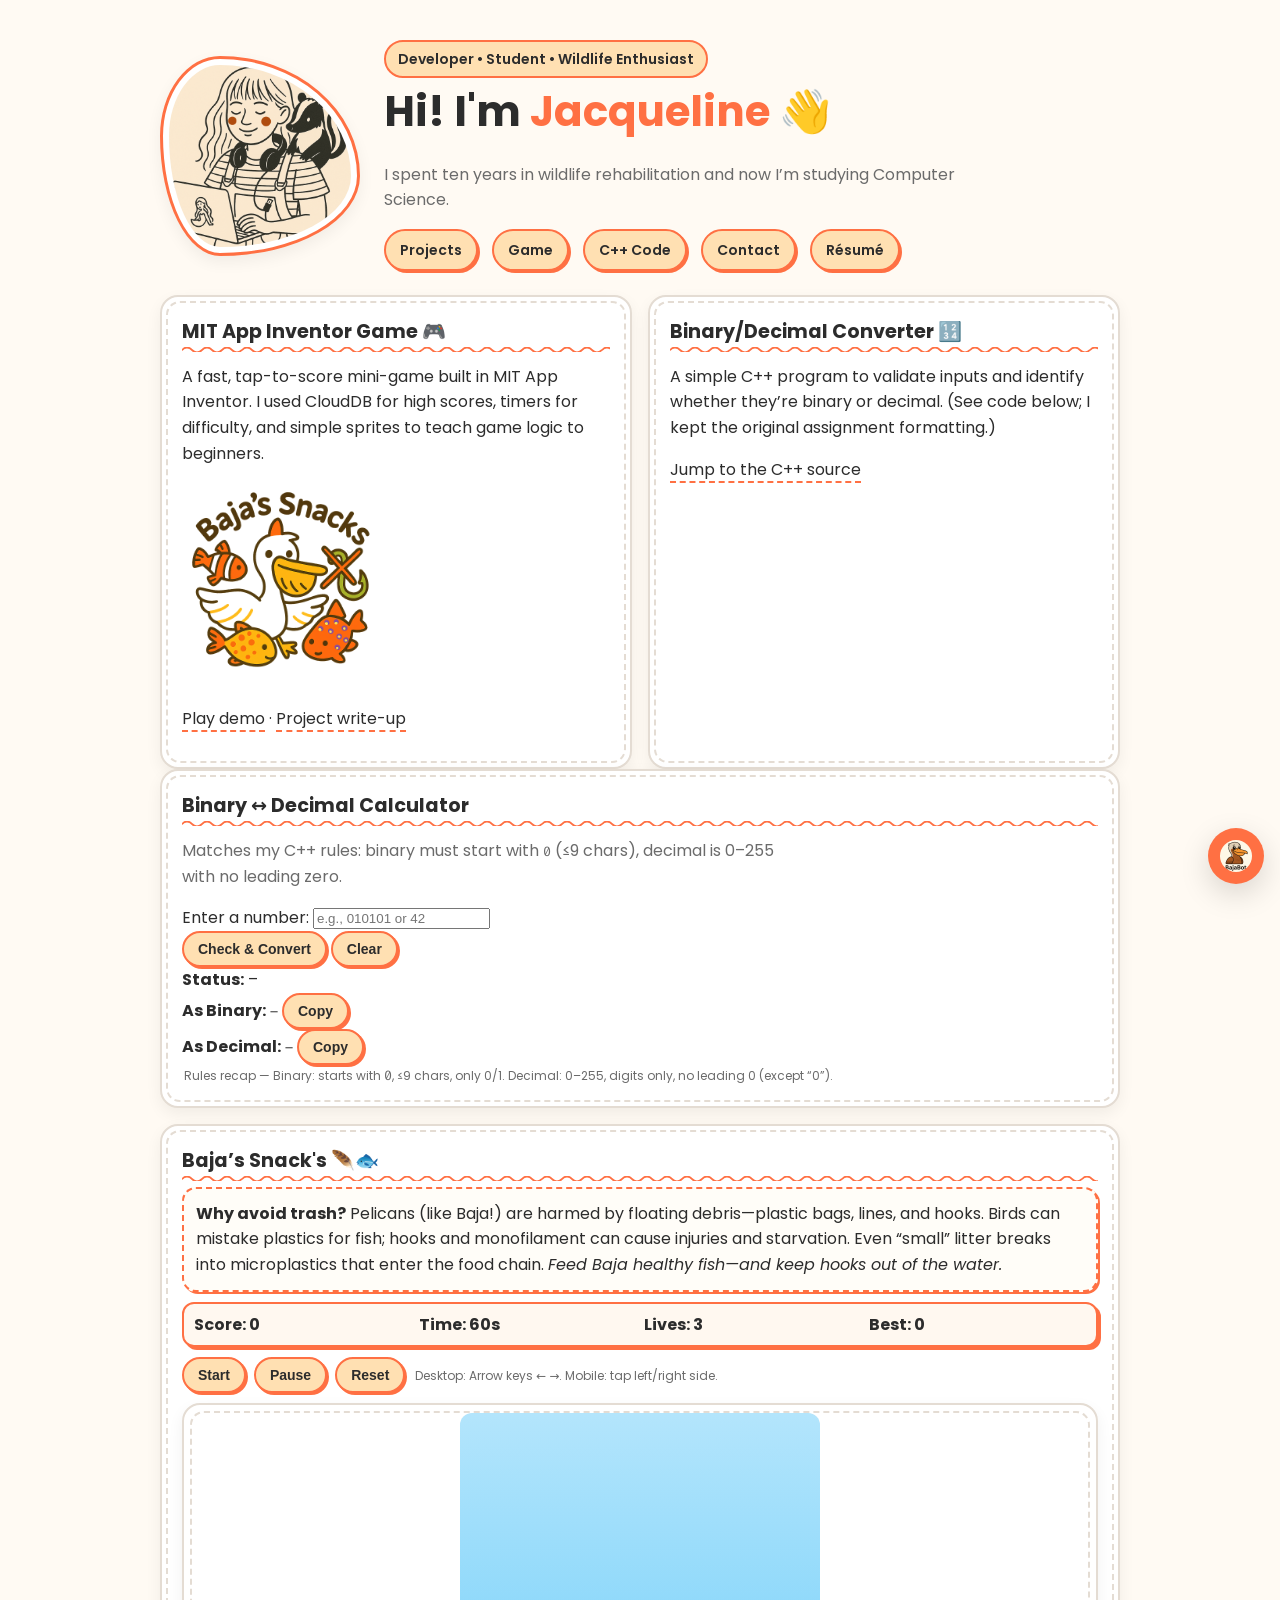
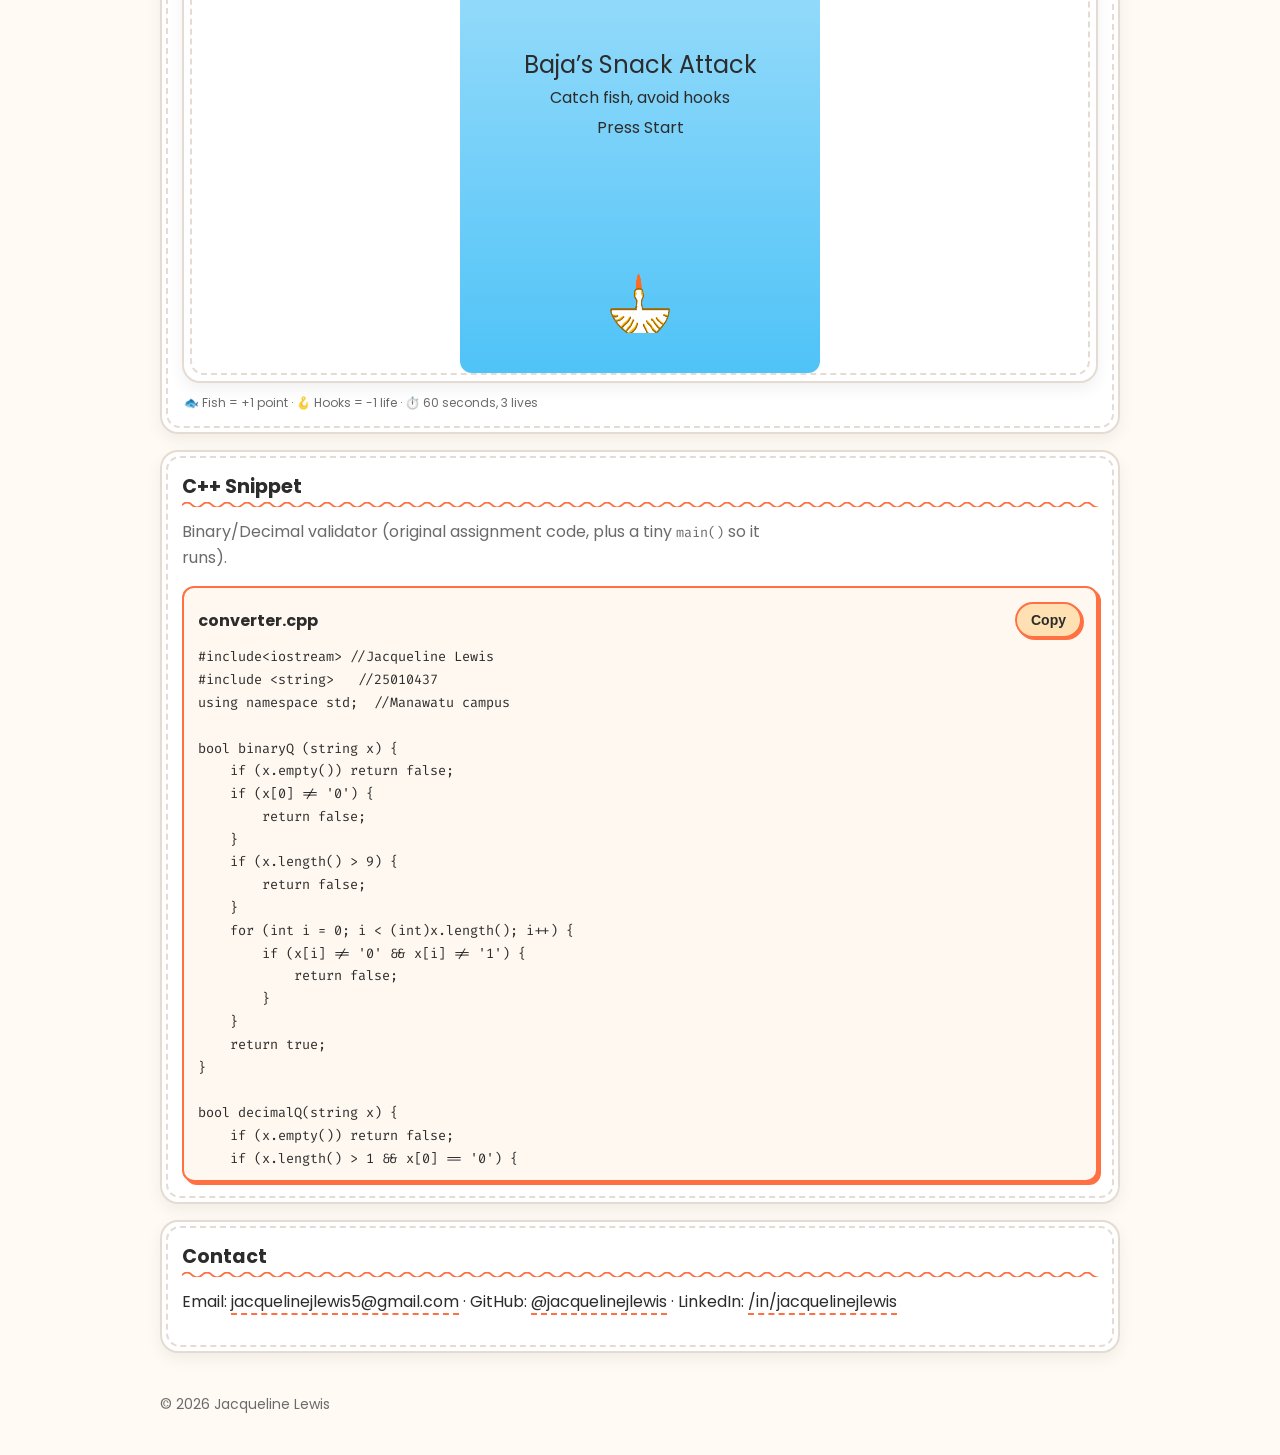
<file: index.html>
<!doctype html>
<html lang="en">
<head>
  <meta charset="utf-8" />
  <meta name="viewport" content="width=device-width, initial-scale=1" />
  <title>Jac — Portfolio</title>


  <link href="https://fonts.googleapis.com/css2?family=Poppins:wght@400;600&family=Fira+Code:wght@400;500&display=swap" rel="stylesheet">


  <style>

    :root {
      --bg:#fffaf3; --ink:#2c2c2c; --accent:#ff7043; --highlight:#ffe0b2;
      --card:#ffffff; --border:#e4dcd3; --shadow:0 6px 16px rgba(0,0,0,0.06);
    }
    *{box-sizing:border-box}
    html,body{-webkit-font-smoothing:antialiased;text-rendering:optimizeLegibility}
    body{margin:0;background:var(--bg);color:var(--ink);font-family:Poppins,system-ui,sans-serif;line-height:1.6}
    .container{max-width:1000px;margin:0 auto;padding:40px 20px}
    header{display:flex;gap:24px;align-items:center;flex-wrap:wrap}
    .avatar{
      width:200px;height:200px;object-fit:cover;background:var(--card);
      border:3px solid var(--accent);padding:6px;box-shadow:var(--shadow);
      border-radius:30% 70% 70% 30% / 40% 60% 40% 60%;transition:transform .3s ease;
    }
    .avatar:hover{transform:rotate(-3deg) scale(1.03)}
    h1{font-size:clamp(28px,4vw,42px);margin:0}
    .tagline{max-width:60ch;color:#6b6b6b}
    .pill{display:inline-block;padding:6px 12px;border:2px solid var(--accent);border-radius:999px;background:var(--highlight);font-size:14px;font-weight:600}
    .nav{display:flex;gap:14px;margin-top:10px;flex-wrap:wrap}
    .nav a,.btn{
      background:var(--highlight);border:2px solid var(--accent);border-radius:999px;
      padding:8px 14px;font-weight:600;font-size:14px;box-shadow:2px 2px 0 var(--accent);
      text-decoration:none;color:var(--ink);transition:transform .2s;
    }
    .nav a:hover,.btn:hover{transform:translate(-2px,-2px);box-shadow:4px 4px 0 var(--accent)}
    a{color:var(--ink);text-decoration:none;border-bottom:2px dashed var(--accent);transition:background .2s,color .2s}
    a:hover{background:var(--highlight);color:var(--accent)}
    .grid{display:grid;gap:16px;grid-template-columns:repeat(auto-fit,minmax(260px,1fr));margin-top:24px}
    .card{position:relative;background:var(--card);border:2px solid var(--border);border-radius:18px;padding:20px;box-shadow:var(--shadow)}
    .card::before{content:"";position:absolute;inset:4px;border:2px dashed var(--border);border-radius:14px;pointer-events:none}
    h3{font-size:1.2rem;position:relative;margin:0 0 8px}
    h3::after{
      content:"";position:absolute;left:0;bottom:-4px;width:100%;height:5px;
      background:url("data:image/svg+xml;utf8,<svg xmlns='http://www.w3.org/2000/svg' width='120' height='6'><path d='M0 3 Q 10 -2, 20 3 T 40 3 T 60 3 T 80 3 T 100 3 T 120 3' stroke='%23ff7043' stroke-width='2' fill='transparent'/></svg>") repeat-x;
      background-size:60px 6px;
    }
    footer{margin-top:40px;color:#6b6b6b;font-size:14px}

 
    .code-wrap{border:2px solid var(--accent);border-radius:12px;background:#fff8f0;box-shadow:3px 3px 0 var(--accent);padding:14px}
    .toolbar{display:flex;justify-content:space-between;align-items:center;margin-bottom:8px}
    .toolbar .title{font-weight:700}
    pre{margin:0;overflow:auto;max-height:520px}
    code{font-family:"Fira Code",ui-monospace,Consolas,monospace;font-size:13.5px}
    details summary{cursor:pointer;font-weight:600;margin-bottom:8px;list-style:none}
    .tiny-hint{color:#6b6b6b;font-size:12px;margin:0 2px}


    .notice{
      background:#fffdf8;border:2px dashed var(--accent);border-radius:14px;
      padding:12px;margin:10px 0;box-shadow:2px 2px 0 var(--accent)
    }
    .game-wrap{display:flex;flex-direction:column;gap:10px}
    .hud{
      display:grid;grid-template-columns:repeat(4,1fr);gap:8px;
      background:#fff8f0;border:2px solid var(--accent);border-radius:12px;
      padding:8px 10px;font-weight:700;box-shadow:3px 3px 0 var(--accent)
    }
    .controls{display:flex;flex-wrap:wrap;gap:8px;align-items:center}
    .play-area{
      position:relative;border:2px solid var(--border);border-radius:18px;
      padding:8px;background:#ffffff;box-shadow:var(--shadow)
    }
    .play-area::before{
      content:"";position:absolute;inset:6px;border:2px dashed var(--border);
      border-radius:14px;pointer-events:none
    }
    #gameCanvas { display:block; margin:0 auto; border-radius:12px; background: transparent; }
    @media (max-width:520px){header{justify-content:center;text-align:center}.tagline{margin:0 auto}}
  </style>

 
  <link rel="stylesheet" href="bajabot.css">
</head>

<body>
  <main class="container">

    <header>
      <img class="avatar" src="websiteavatar.png" alt="Jac doodle avatar with skunk" />
      <div>
        <span class="pill">Developer • Student • Wildlife Enthusiast</span>
        <h1>Hi! I'm <span style="color:var(--accent)">Jacqueline</span> 👋</h1>
        <p class="tagline">
          I spent ten years in wildlife rehabilitation and now I’m studying Computer Science.    </p>
        <nav class="nav">
          <a href="#projects">Projects</a>
          <a href="#play">Game</a>
          <a href="#code">C++ Code</a>
          <a href="#contact">Contact</a>
          <a href="Jacqueline_Resume.pdf" target="_blank" rel="noopener">Résumé</a>
        </nav>
      </div>
    </header>

  
    <section id="projects" class="grid">
      <article class="card">
        <h3>MIT App Inventor Game 🎮</h3>
        <p>A fast, tap-to-score mini-game built in MIT App Inventor. I used CloudDB for high scores,
           timers for difficulty, and simple sprites to teach game logic to beginners.</p>
        <div class="media">
          <img src="logobaja.png" alt="Baja the pelican sprite" style="max-width:200px; height:auto; border-radius:12px;">
        </div>
        <p>
          <a href="#play">Play demo</a> ·
          <a href="MIT_AppInventor_Writeup.pdf" target="_blank" rel="noopener">Project write-up</a>
        </p>
      </article>

      <article class="card">
        <h3>Binary/Decimal Converter 🔢</h3>
        <p>A simple C++ program to validate inputs and identify whether they’re binary or decimal.
           (See code below; I kept the original assignment formatting.)</p>
        <a href="#code">Jump to the C++ source</a>
      </article>
    </section>


    <section id="calc" class="card">
      <h3>Binary ↔ Decimal Calculator</h3>
      <p class="tagline">Matches my C++ rules: binary must start with <code>0</code> (≤9 chars), decimal is 0–255 with no leading zero.</p>

      <div class="calc">
        <label class="calc-label" for="calcInput">Enter a number:</label>
        <input id="calcInput" class="calc-input" placeholder="e.g., 010101 or 42" autocomplete="off" />
        <div class="calc-row">
          <button id="calcBtn" class="btn" type="button">Check & Convert</button>
          <button id="calcClear" class="btn" type="button">Clear</button>
        </div>

        <div class="calc-results" id="calcResults" aria-live="polite">
          <div><strong>Status:</strong> <span id="calcStatus">–</span></div>
          <div><strong>As Binary:</strong> <code id="calcAsBin">–</code> <button class="mini-copy btn" id="copyBin" type="button">Copy</button></div>
          <div><strong>As Decimal:</strong> <code id="calcAsDec">–</code> <button class="mini-copy btn" id="copyDec" type="button">Copy</button></div>
        </div>

        <p class="tiny-hint">Rules recap — Binary: starts with <code>0</code>, ≤9 chars, only 0/1. Decimal: 0–255, digits only, no leading 0 (except “0”).</p>
      </div>
    </section>

   
    <section id="play" class="card" style="margin-top:16px">
      <h3>Baja’s Snack's 🪶🐟</h3>

      <div class="notice">
        <strong>Why avoid trash?</strong> Pelicans (like Baja!) are harmed by floating debris—plastic bags, lines, and hooks.
        Birds can mistake plastics for fish; hooks and monofilament can cause injuries and starvation.
        Even “small” litter breaks into microplastics that enter the food chain.
        <em>Feed Baja healthy fish—and keep hooks out of the water.</em>
      </div>

      <div class="game-wrap">
        <div class="hud">
          <div>Score: <span id="gScore">0</span></div>
          <div>Time: <span id="gTime">60</span>s</div>
          <div>Lives: <span id="gLives">3</span></div>
          <div>Best: <span id="gBest">0</span></div>
        </div>

        <div class="controls">
          <button class="btn" id="btnStart" type="button">Start</button>
          <button class="btn" id="btnPause" type="button">Pause</button>
          <button class="btn" id="btnReset" type="button">Reset</button>
          <span class="tiny-hint">Desktop: Arrow keys ← →. Mobile: tap left/right side.</span>
        </div>

        <div class="play-area">
          <canvas id="gameCanvas" width="360" height="560"></canvas>
        </div>
        <p class="tiny-hint">🐟 Fish = +1 point · 🪝 Hooks = -1 life · ⏱️ 60 seconds, 3 lives</p>
      </div>
    </section>

   
    <section id="code" class="card" style="margin-top:16px">
      <h3>C++ Snippet</h3>
      <p class="tagline">Binary/Decimal validator (original assignment code, plus a tiny <code>main()</code> so it runs).</p>

      <div class="code-wrap">
        <div class="toolbar">
          <span class="title">converter.cpp</span>
          <button class="btn" id="copyBtn" type="button">Copy</button>
        </div>
<pre><code id="cppCode">#include&lt;iostream&gt; //Jacqueline Lewis
#include &lt;string&gt;   //25010437
using namespace std;  //Manawatu campus

bool binaryQ (string x) {
    if (x.empty()) return false;
    if (x[0] != '0') {
        return false;
    }
    if (x.length() &gt; 9) {
        return false;
    }
    for (int i = 0; i &lt; (int)x.length(); i++) {
        if (x[i] != '0' &amp;&amp; x[i] != '1') {
            return false; 
        }
    }
    return true;
}

bool decimalQ(string x) {
    if (x.empty()) return false;
    if (x.length() &gt; 1 &amp;&amp; x[0] == '0') {
        return false;
    }
    for (int i = 0; i &lt; (int)x.length(); i++) {
        if (x[i] &lt; '0' || x[i] &gt; '9') {
            return false;
        }
    }
    try {
        int num = stoi(x);
        if (num &lt; 0 || num &gt; 255) {
            return false;
        }
    } catch (...) {
        return false;
    }
    return true;
}

int main() {
    string input;
    cout &lt;&lt; "Enter a binary (starting with 0, up to 9 chars) or decimal (0..255): ";
    cin &gt;&gt; input;

    if (binaryQ(input)) {
        cout &lt;&lt; input &lt;&lt; " is a valid binary number." &lt;&lt; endl;
    } else if (decimalQ(input)) {
        cout &lt;&lt; input &lt;&lt; " is a valid decimal number." &lt;&lt; endl;
    } else {
        cout &lt;&lt; "Invalid input." &lt;&lt; endl;
    }
    return 0;
}</code></pre>
      </div>
    </section>

  
    <section id="contact" class="card" style="margin-top:16px">
      <h3>Contact</h3>
      <p>Email: <a href="mailto:jacquelinejlewis5@gmail.com">jacquelinejlewis5@gmail.com</a> ·
         GitHub: <a href="https://github.com/jacquelinejlewis" target="_blank" rel="noopener">@jacquelinejlewis</a> ·
         LinkedIn: <a href="https://linkedin.com/in/jacquelinejlewis" target="_blank" rel="noopener">/in/jacquelinejlewis</a></p>
    </section>

    <footer>© <span id="y"></span> Jacqueline Lewis</footer>
  </main>


  <script>
    document.getElementById('y').textContent = new Date().getFullYear();
    document.getElementById('copyBtn').addEventListener('click', () => {
      const el = document.getElementById('cppCode');
      const text = el.textContent.replace(/^\n/, '');
      navigator.clipboard.writeText(text).then(()=>{
        const btn = document.getElementById('copyBtn');
        const prev = btn.textContent;
        btn.textContent = 'Copied!';
        setTimeout(()=>btn.textContent = prev, 1200);
      });
    });
  </script>

 
  <script>
  (function(){
    const cvs = document.getElementById('gameCanvas');
    const ctx = cvs.getContext('2d');
    const scoreEl = document.getElementById('gScore');
    const timeEl  = document.getElementById('gTime');
    const livesEl = document.getElementById('gLives');
    const bestEl  = document.getElementById('gBest');
    const btnStart= document.getElementById('btnStart');
    const btnPause= document.getElementById('btnPause');
    const btnReset= document.getElementById('btnReset');
    const BEST_KEY = 'baja_best';

    function makeImg(src){ const i=new Image(); i.src=src; return i; }
    const bajaImg    = makeImg("baja.png");
    const fishImgs   = [makeImg("fish1.png"), makeImg("fish2.png"), makeImg("fish3.png")];
    const hookImgs   = [makeImg("fishhook1.png"), makeImg("fishhook2.png"), makeImg("fishhook3.png")];

    let state='idle', items=[], score=0, timeLeft=60, lives=3, spawnTimer=0;
    let baja = {x: cvs.width/2, y: cvs.height-70, w:60, h:60, speed:260};
    let keys = {left:false, right:false};

    bestEl.textContent = localStorage.getItem(BEST_KEY) || 0;

    function reset(){
      state='idle'; items=[]; score=0; timeLeft=60; lives=3; spawnTimer=0;
      scoreEl.textContent=score; timeEl.textContent=timeLeft; livesEl.textContent=lives;
      drawSplash();
    }

    function spawn(){
      const x = 30 + Math.random()*(cvs.width-60);
      const vy = 2 + Math.random()*1.5;
      const size = 44;
      const isHook = Math.random()<0.28;
      const img = isHook ? hookImgs[(Math.random()*hookImgs.length)|0]
                         : fishImgs[(Math.random()*fishImgs.length)|0];
      items.push({x,y:-30,vy,size,img,isHook});
    }

    function update(dt){
      if(state!=='running') return;
      if(keys.left)  baja.x -= baja.speed*dt;
      if(keys.right) baja.x += baja.speed*dt;
      clampBaja();

      spawnTimer+=dt;
      const spawnEvery = Math.max(0.4, 0.9 - score*0.01);
      if(spawnTimer>spawnEvery){ spawn(); spawnTimer=0; }

      items.forEach(it=> it.y += it.vy*60*dt);

      for(let i=items.length-1;i>=0;i--){
        const it=items[i];
        const withinX = Math.abs(it.x - baja.x) < (baja.w*0.55);
        const withinY = it.y + it.size/2 > baja.y - 8 && it.y < baja.y + 20;
        if(withinX && withinY){
          items.splice(i,1);
          if(it.isHook){ lives--; livesEl.textContent=lives; }
          else { score++; scoreEl.textContent=score; }
        }
      }

      items = items.filter(it => it.y < cvs.height+60);

      timeLeft -= dt; if(timeLeft<=0||lives<=0) endGame();
      timeEl.textContent = Math.max(0, timeLeft|0);
    }

    function draw(){
      const gradient = ctx.createLinearGradient(0, 0, 0, cvs.height);
      gradient.addColorStop(0, '#b3e5fc');
      gradient.addColorStop(1, '#4fc3f7');
      ctx.fillStyle = gradient;
      ctx.fillRect(0, 0, cvs.width, cvs.height);

      items.forEach(it=>{
        if(it.img.complete && it.img.naturalWidth){
          ctx.drawImage(it.img, it.x - it.size/2, it.y - it.size/2, it.size, it.size);
        } else {
          ctx.fillStyle = it.isHook ? '#ba68c8' : '#4fc3f7';
          ctx.beginPath(); ctx.arc(it.x,it.y,it.size*0.45,0,Math.PI*2); ctx.fill();
        }
        ctx.beginPath(); ctx.arc(it.x,it.y,it.size*0.58,0,Math.PI*2);
        ctx.strokeStyle= it.isHook ? '#ba68c8' : '#4fc3f7';
        ctx.lineWidth=2; ctx.stroke();
      });

      if(bajaImg.complete && bajaImg.naturalWidth){
        ctx.drawImage(bajaImg, baja.x-30, baja.y-30, baja.w, baja.h);
      } else {
        ctx.fillStyle='#ff7043'; ctx.beginPath(); ctx.arc(baja.x,baja.y,30,0,Math.PI*2); ctx.fill();
      }

      if(state==='idle'||state==='ended') drawSplash();
    }

    function drawSplash(){
      ctx.save();
      ctx.textAlign='center'; ctx.fillStyle='#2c2c2c';
      ctx.font='24px Poppins'; ctx.fillText('Baja’s Snack Attack',cvs.width/2,260);
      ctx.font='16px Poppins'; ctx.fillText('Catch fish, avoid hooks',cvs.width/2,290);
      ctx.fillText('Press Start',cvs.width/2,320);
      ctx.restore();
    }

    function clampBaja(){ baja.x = Math.max(30, Math.min(cvs.width-30, baja.x)); }

    document.addEventListener('keydown', e=>{
      if(state!=='running') return;
      if(e.key==='ArrowLeft') keys.left=true;
      if(e.key==='ArrowRight') keys.right=true;
    });
    document.addEventListener('keyup', e=>{
      if(e.key==='ArrowLeft') keys.left=false;
      if(e.key==='ArrowRight') keys.right=false;
    });

    cvs.addEventListener('touchstart', e=>{
      if(state!=='running') return;
      const r=cvs.getBoundingClientRect();
      const x=e.touches[0].clientX-r.left;
      if(x<cvs.width/2) keys.left=true; else keys.right=true;
    }, {passive:true});
    cvs.addEventListener('touchend', ()=>{ keys.left=false; keys.right=false; }, {passive:true});

    cvs.addEventListener('click', e=>{
      if(state!=='running') return;
      const r=cvs.getBoundingClientRect();
      const x=e.clientX-r.left;
      if(x<cvs.width/2) baja.x -= 40; else baja.x += 40;
      clampBaja();
    });

    function endGame(){
      state='ended';
      const best=Math.max(Number(localStorage.getItem(BEST_KEY)||0),score);
      localStorage.setItem(BEST_KEY,best); bestEl.textContent=best;
      ctx.save(); ctx.fillStyle='rgba(0,0,0,0.4)'; ctx.fillRect(0,0,cvs.width,cvs.height);
      ctx.fillStyle='#fff'; ctx.fillRect(40,220,cvs.width-80,140);
      ctx.strokeStyle='#ff7043'; ctx.lineWidth=3; ctx.strokeRect(40,220,cvs.width-80,140);
      ctx.fillStyle='#2c2c2c'; ctx.textAlign='center';
      ctx.font='22px Poppins'; ctx.fillText('Game Over',cvs.width/2,248);
      ctx.font='16px Poppins'; ctx.fillText(`Score: ${score}  •  Best: ${best}`,cvs.width/2,282);
      ctx.font='14px Poppins'; ctx.fillText('Press Reset to play again',cvs.width/2,314);
      ctx.restore();
    }

    btnStart.addEventListener('click', ()=>{ if(state==='ended') reset(); state='running'; });
    btnPause.addEventListener('click', ()=>{ state=state==='running'?'paused':'running'; btnPause.textContent = state==='running'?'Pause':'Resume'; });
    btnReset.addEventListener('click', ()=>{ reset(); btnPause.textContent='Pause'; });

    let last=performance.now();
    function loop(now){
      const dt=Math.min(0.05,(now-last)/1000); last=now;
      if(state==='running') update(dt);
      draw();
      requestAnimationFrame(loop);
    }
    reset(); requestAnimationFrame(loop);
  })();
  </script>


  <script>
  window.addEventListener('DOMContentLoaded', () => {
    const $ = (id) => document.getElementById(id);
    if (!$('calc')) return;

    const input = $('calcInput');
    const btn   = $('calcBtn');
    const clr   = $('calcClear');
    const outS  = $('calcStatus');
    const outB  = $('calcAsBin');
    const outD  = $('calcAsDec');
    const copyB = $('copyBin');
    const copyD = $('copyDec');

    function binaryQ(x){ if (!x) return false; if (x[0] !== '0') return false; if (x.length > 9) return false; return /^[01]+$/.test(x); }
    function decimalQ(x){ if (!x) return false; if (x.length > 1 && x[0] === '0') return false; if (!/^[0-9]+$/.test(x)) return false; const n=Number(x); return n>=0 && n<=255; }

    const toBinary  = (dec) => Number(dec).toString(2);
    const toDecimal = (bin) => parseInt(bin, 2).toString(10);

    function setOutputs(status, bin, dec){ outS.textContent = status; outB.textContent = bin ?? '–'; outD.textContent = dec ?? '–'; }
    function handleConvert(){
      const raw = input.value.trim();
      if (!raw){ setOutputs('Please enter a value.', '–', '–'); return; }
      if (binaryQ(raw)){ setOutputs('Valid BINARY ✔', raw, toDecimal(raw)); }
      else if (decimalQ(raw)){ setOutputs('Valid DECIMAL ✔', toBinary(raw), String(Number(raw))); }
      else { setOutputs('Invalid input ✖', '–', '–'); }
    }
    function handleClear(){ input.value=''; setOutputs('–','–','–'); input.focus(); }
    btn.addEventListener('click', handleConvert);
    clr.addEventListener('click', handleClear);
    input.addEventListener('keydown', (e)=>{ if(e.key==='Enter') handleConvert(); });

    function attachCopy(button, getText){
      button.addEventListener('click', ()=>{
        const t = getText(); if (!t || t==='–') return;
        navigator.clipboard.writeText(t).then(()=>{
          const prev = button.textContent; button.textContent = 'Copied!';
          setTimeout(()=> button.textContent = prev, 1000);
        });
      });
    }
    attachCopy(copyB, ()=> outB.textContent);
    attachCopy(copyD, ()=> outD.textContent);
  });
  </script>


  <div id="bajabot-root" aria-live="polite">
    <button id="bajabot-toggle" class="bb-btn" aria-label="Open BajaBot" title="Ask BajaBot">
      <img src="bajabot-avatar.png" alt="BajaBot icon" width="32" height="32" style="border-radius:50%;">
    </button>

    <section id="bajabot-panel" class="bb-panel" role="dialog" aria-modal="false" aria-labelledby="bajabot-title" hidden>
      <header class="bb-header">
        <div class="bb-avatar" aria-hidden="true">
          <img src="bajabot-avatar.png" alt="BajaBot avatar" width="36" height="36" style="border-radius:50%;">
        </div>
        <div class="bb-headings">
          <h2 id="bajabot-title">BajaBot</h2>
          <p class="bb-sub">Ask me about California wildlife!</p>
        </div>
        <button id="bajabot-close" class="bb-icon" aria-label="Close chat">✕</button>
      </header>

      <main id="bajabot-messages" class="bb-messages" tabindex="0"></main>

      <form id="bajabot-form" class="bb-form" autocomplete="off">
        <input id="bajabot-input" class="bb-input" name="q" type="text"
               placeholder="Type an animal (e.g., pelican, coyote, sea lion)…"
               aria-label="Ask BajaBot a wildlife question" required>
        <button class="bb-send" type="submit" aria-label="Send">Send</button>
      </form>
    </section>
  </div>


 <script defer src="bajabot.js?v=2"></script>

</body>
</html>
</file>
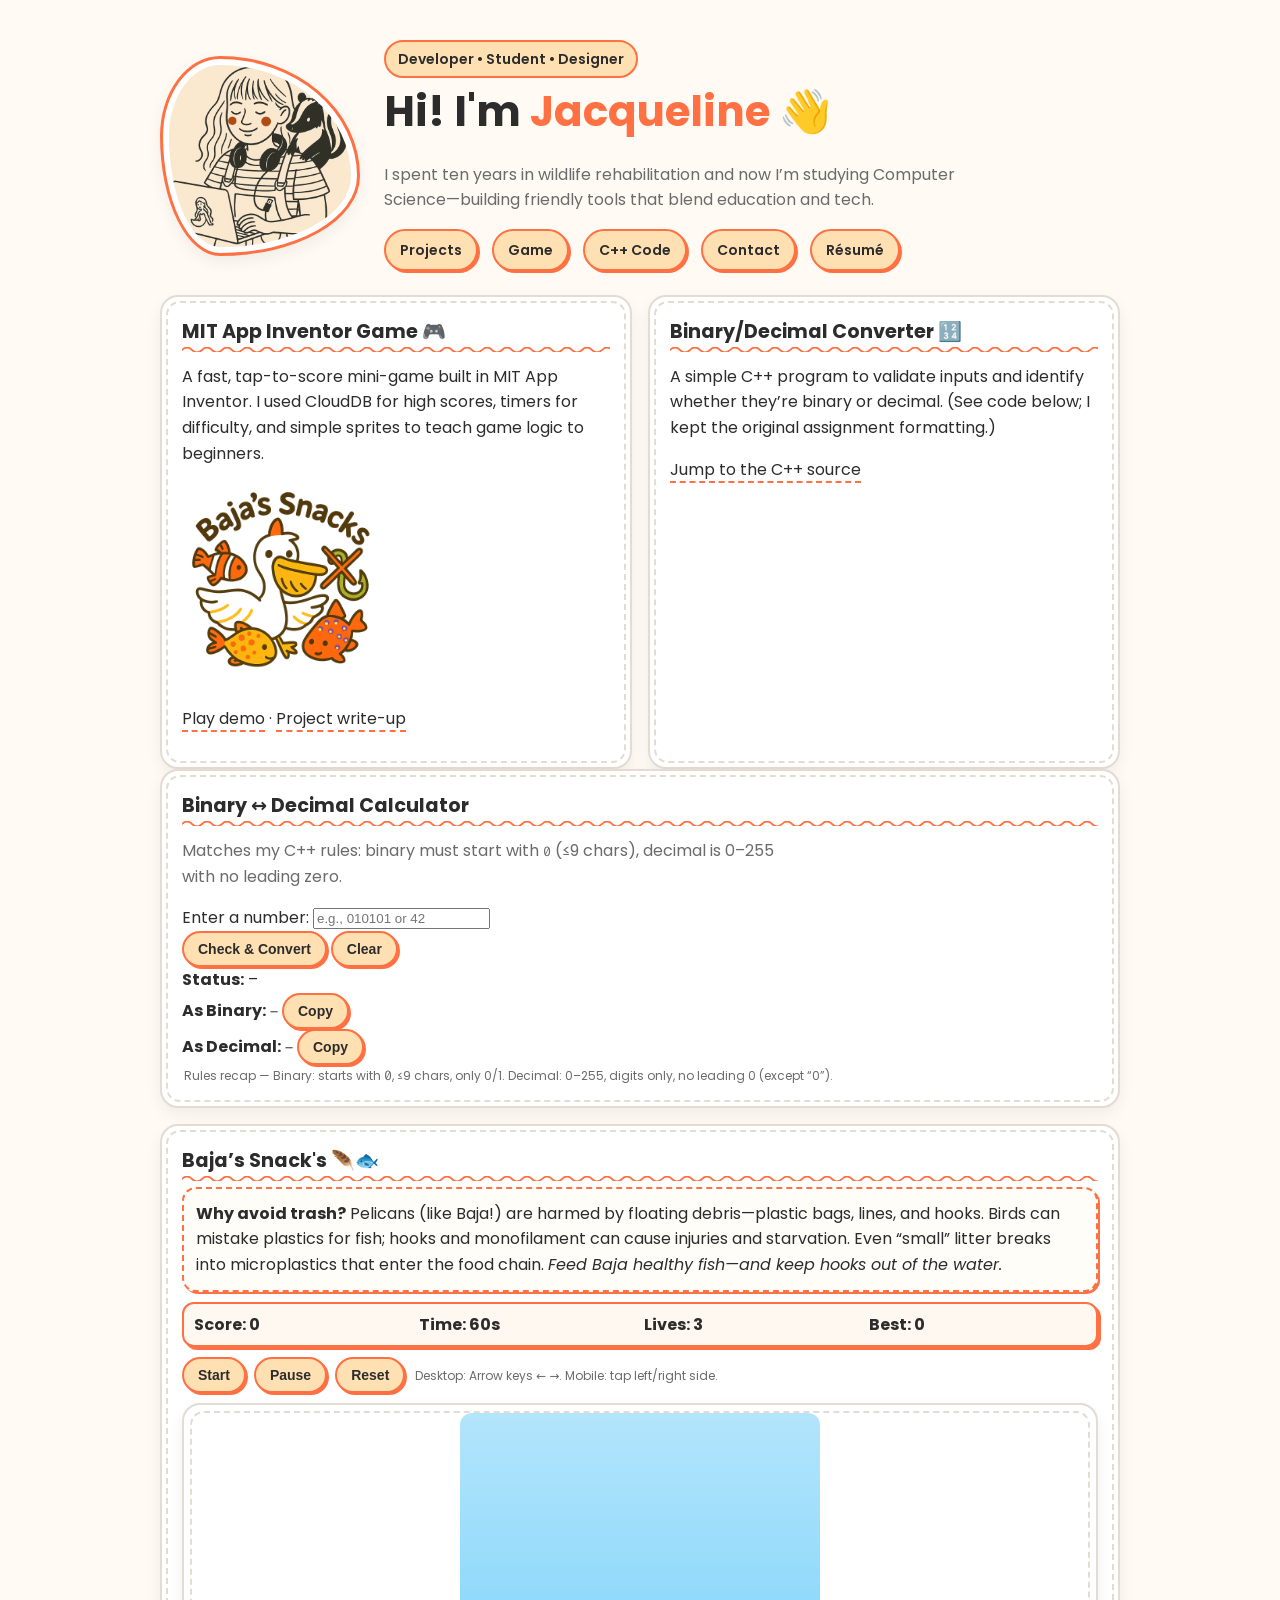
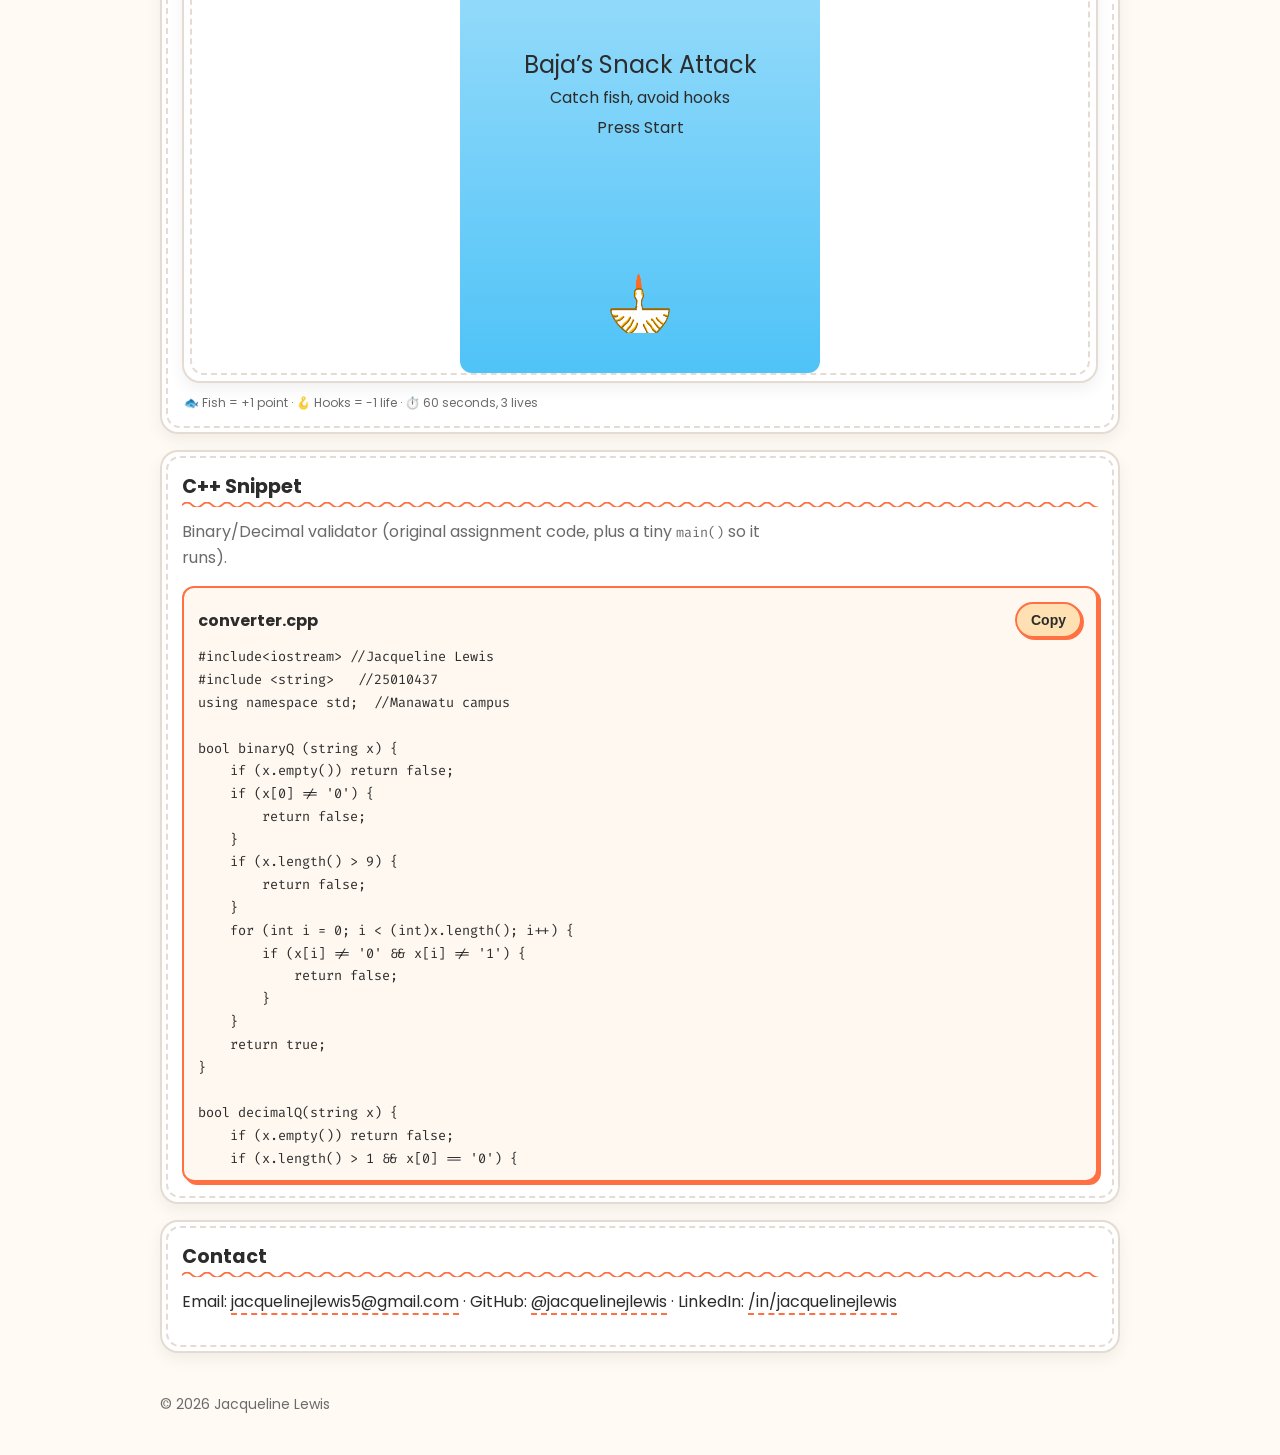
<file: partone_website.html>
<!doctype html>
<html lang="en">
<head>
  <meta charset="utf-8" />
  <meta name="viewport" content="width=device-width, initial-scale=1" />
  <title>Jac — Portfolio</title>
  <link href="https://fonts.googleapis.com/css2?family=Poppins:wght@400;600&family=Fira+Code:wght@400;500&display=swap" rel="stylesheet">
  <style>
    /* 🎨 Fun Doodle Aesthetic */
    :root {
      --bg:#fffaf3; --ink:#2c2c2c; --accent:#ff7043; --highlight:#ffe0b2;
      --card:#ffffff; --border:#e4dcd3; --shadow:0 6px 16px rgba(0,0,0,0.06);
    }
    *{box-sizing:border-box}
    html,body{-webkit-font-smoothing:antialiased;text-rendering:optimizeLegibility}
    body{margin:0;background:var(--bg);color:var(--ink);font-family:Poppins,system-ui,sans-serif;line-height:1.6}
    .container{max-width:1000px;margin:0 auto;padding:40px 20px}
    header{display:flex;gap:24px;align-items:center;flex-wrap:wrap}
    .avatar{
      width:200px;height:200px;object-fit:cover;background:var(--card);
      border:3px solid var(--accent);padding:6px;box-shadow:var(--shadow);
      border-radius:30% 70% 70% 30% / 40% 60% 40% 60%;transition:transform .3s ease;
    }
    .avatar:hover{transform:rotate(-3deg) scale(1.03)}
    h1{font-size:clamp(28px,4vw,42px);margin:0}
    .tagline{max-width:60ch;color:#6b6b6b}
    .pill{display:inline-block;padding:6px 12px;border:2px solid var(--accent);border-radius:999px;background:var(--highlight);font-size:14px;font-weight:600}
    .nav{display:flex;gap:14px;margin-top:10px;flex-wrap:wrap}
    .nav a,.btn{
      background:var(--highlight);border:2px solid var(--accent);border-radius:999px;
      padding:8px 14px;font-weight:600;font-size:14px;box-shadow:2px 2px 0 var(--accent);
      text-decoration:none;color:var(--ink);transition:transform .2s;
    }
    .nav a:hover,.btn:hover{transform:translate(-2px,-2px);box-shadow:4px 4px 0 var(--accent)}
    a{color:var(--ink);text-decoration:none;border-bottom:2px dashed var(--accent);transition:background .2s,color .2s}
    a:hover{background:var(--highlight);color:var(--accent)}
    .grid{display:grid;gap:16px;grid-template-columns:repeat(auto-fit,minmax(260px,1fr));margin-top:24px}
    .card{position:relative;background:var(--card);border:2px solid var(--border);border-radius:18px;padding:20px;box-shadow:var(--shadow)}
    .card::before{content:"";position:absolute;inset:4px;border:2px dashed var(--border);border-radius:14px;pointer-events:none}
    h3{font-size:1.2rem;position:relative;margin:0 0 8px}
    h3::after{
      content:"";position:absolute;left:0;bottom:-4px;width:100%;height:5px;
      background:url("data:image/svg+xml;utf8,<svg xmlns='http://www.w3.org/2000/svg' width='120' height='6'><path d='M0 3 Q 10 -2, 20 3 T 40 3 T 60 3 T 80 3 T 100 3 T 120 3' stroke='%23ff7043' stroke-width='2' fill='transparent'/></svg>") repeat-x;
      background-size:60px 6px;
    }
    footer{margin-top:40px;color:#6b6b6b;font-size:14px}

    /* Code block doodle look */
    .code-wrap{border:2px solid var(--accent);border-radius:12px;background:#fff8f0;box-shadow:3px 3px 0 var(--accent);padding:14px}
    .toolbar{display:flex;justify-content:space-between;align-items:center;margin-bottom:8px}
    .toolbar .title{font-weight:700}
    pre{margin:0;overflow:auto;max-height:520px}
    code{font-family:"Fira Code",ui-monospace,Consolas,monospace;font-size:13.5px}
    details summary{cursor:pointer;font-weight:600;margin-bottom:8px;list-style:none}
    .tiny-hint{color:#6b6b6b;font-size:12px;margin:0 2px}

    /* --- Game styles --- */
    .notice{
      background:#fffdf8;border:2px dashed var(--accent);border-radius:14px;
      padding:12px;margin:10px 0;box-shadow:2px 2px 0 var(--accent)
    }
    .game-wrap{display:flex;flex-direction:column;gap:10px}
    .hud{
      display:grid;grid-template-columns:repeat(4,1fr);gap:8px;
      background:#fff8f0;border:2px solid var(--accent);border-radius:12px;
      padding:8px 10px;font-weight:700;box-shadow:3px 3px 0 var(--accent)
    }
    .controls{display:flex;flex-wrap:wrap;gap:8px;align-items:center}
    .play-area{
      position:relative;border:2px solid var(--border);border-radius:18px;
      padding:8px;background:#ffffff;box-shadow:var(--shadow)
    }
    .play-area::before{
      content:"";position:absolute;inset:6px;border:2px dashed var(--border);
      border-radius:14px;pointer-events:none
    }
    #gameCanvas {
  display:block;
  margin:0 auto;
  border-radius:12px;
  background: transparent; /* let JS gradient show */
}

    @media (max-width:520px){header{justify-content:center;text-align:center}.tagline{margin:0 auto}}
  </style>
</head>
<body>
  <main class="container">
    <!-- HERO -->
    <header>
      <img class="avatar" src="websiteavatar.png" alt="Jac doodle avatar with skunk" />
      <div>
        <span class="pill">Developer • Student • Designer</span>
        <h1>Hi! I'm <span style="color:var(--accent)">Jacqueline</span> 👋</h1>
        <p class="tagline">
          I spent ten years in wildlife rehabilitation and now I’m studying Computer Science—building
          friendly tools that blend education and tech.
        </p>
        <nav class="nav">
          <a href="#projects">Projects</a>
          <a href="#play">Game</a>
          <a href="#code">C++ Code</a>
          <a href="#contact">Contact</a>
          <a href="Jacqueline_Resume.pdf" target="_blank" rel="noopener">Résumé</a>
        </nav>
      </div>
    </header>

    <!-- PROJECTS -->
    <section id="projects" class="grid">
      <!-- MIT App Inventor Game -->
      <article class="card">
        <h3>MIT App Inventor Game 🎮</h3>
        <p>A fast, tap-to-score mini-game built in MIT App Inventor. I used CloudDB for high scores,
           timers for difficulty, and simple sprites to teach game logic to beginners.</p>
        <div class="media">
  <img src="logobaja.png" alt="Baja the pelican sprite" style="max-width:200px; height:auto; border-radius:12px;">
</div>

        <p>
  <!-- Play demo just a placeholder -->
  <p>
  <a href="#play">Play demo</a> ·
  <a href="MIT_AppInventor_Writeup.pdf" target="_blank" rel="noopener">Project write-up</a>
</p>


 
      </article>



      <!-- Binary/Decimal Converter project card -->
      <article class="card">
        <h3>Binary/Decimal Converter 🔢</h3>
        <p>A simple C++ program to validate inputs and identify whether they’re binary or decimal.
           (See code below; I kept the original assignment formatting.)</p>
        <a href="#code">Jump to the C++ source</a>
      </article>
    </section>

    <section id="calc" class="card">
  <h3>Binary ↔ Decimal Calculator</h3>
  <p class="tagline">Matches my C++ rules: binary must start with <code>0</code> (≤9 chars), decimal is 0–255 with no leading zero.</p>

  <div class="calc">
    <label class="calc-label" for="calcInput">Enter a number:</label>
    <input id="calcInput" class="calc-input" placeholder="e.g., 010101 or 42" autocomplete="off" />
    <div class="calc-row">
      <button id="calcBtn" class="btn" type="button">Check & Convert</button>
      <button id="calcClear" class="btn" type="button">Clear</button>
    </div>

    <div class="calc-results" id="calcResults" aria-live="polite">
      <div><strong>Status:</strong> <span id="calcStatus">–</span></div>
      <div><strong>As Binary:</strong> <code id="calcAsBin">–</code> <button class="mini-copy btn" id="copyBin" type="button">Copy</button></div>
      <div><strong>As Decimal:</strong> <code id="calcAsDec">–</code> <button class="mini-copy btn" id="copyDec" type="button">Copy</button></div>
    </div>

    <p class="tiny-hint">Rules recap — Binary: starts with <code>0</code>, ≤9 chars, only 0/1. Decimal: 0–255, digits only, no leading 0 (except “0”).</p>
  </div>
</section>

    <!-- GAME -->
    <section id="play" class="card" style="margin-top:16px">
      <h3>Baja’s Snack's 🪶🐟</h3>

      <!-- Pollution-awareness note -->
      <div class="notice">
        <strong>Why avoid trash?</strong> Pelicans (like Baja!) are harmed by floating debris—plastic bags, lines, and hooks.
        Birds can mistake plastics for fish; hooks and monofilament can cause injuries and starvation.
        Even “small” litter breaks into microplastics that enter the food chain.
        <em>Feed Baja healthy fish—and keep hooks out of the water.</em>
      </div>

      <div class="game-wrap">
        <div class="hud">
          <div>Score: <span id="gScore">0</span></div>
          <div>Time: <span id="gTime">60</span>s</div>
          <div>Lives: <span id="gLives">3</span></div>
          <div>Best: <span id="gBest">0</span></div>
        </div>

        <div class="controls">
          <button class="btn" id="btnStart" type="button">Start</button>
          <button class="btn" id="btnPause" type="button">Pause</button>
          <button class="btn" id="btnReset" type="button">Reset</button>
          <span class="tiny-hint">Desktop: Arrow keys ← →. Mobile: tap left/right side.</span>
        </div>

        <div class="play-area">
          <canvas id="gameCanvas" width="360" height="560"></canvas>
        </div>
        <p class="tiny-hint">🐟 Fish = +1 point · 🪝 Hooks = -1 life · ⏱️ 60 seconds, 3 lives</p>
      </div>
    </section>

    <!-- C++ CODE -->
    <section id="code" class="card" style="margin-top:16px">
      <h3>C++ Snippet</h3>
      <p class="tagline">Binary/Decimal validator (original assignment code, plus a tiny <code>main()</code> so it runs).</p>

      <div class="code-wrap">
        <div class="toolbar">
          <span class="title">converter.cpp</span>
          <button class="btn" id="copyBtn" type="button">Copy</button>
        </div>
<pre><code id="cppCode">#include&lt;iostream&gt; //Jacqueline Lewis
#include &lt;string&gt;   //25010437
using namespace std;  //Manawatu campus

bool binaryQ (string x) {
    if (x.empty()) return false;
    if (x[0] != '0') {
        return false;
    }
    if (x.length() &gt; 9) {
        return false;
    }
    for (int i = 0; i &lt; (int)x.length(); i++) {
        if (x[i] != '0' &amp;&amp; x[i] != '1') {
            return false; 
        }
    }
    return true;
}

bool decimalQ(string x) {
    if (x.empty()) return false;
    if (x.length() &gt; 1 &amp;&amp; x[0] == '0') {
        return false;
    }
    for (int i = 0; i &lt; (int)x.length(); i++) {
        if (x[i] &lt; '0' || x[i] &gt; '9') {
            return false;
        }
    }
    try {
        int num = stoi(x);
        if (num &lt; 0 || num &gt; 255) {
            return false;
        }
    } catch (...) {
        return false;
    }
    return true;
}

int main() {
    string input;
    cout &lt;&lt; "Enter a binary (starting with 0, up to 9 chars) or decimal (0..255): ";
    cin &gt;&gt; input;

    if (binaryQ(input)) {
        cout &lt;&lt; input &lt;&lt; " is a valid binary number." &lt;&lt; endl;
    } else if (decimalQ(input)) {
        cout &lt;&lt; input &lt;&lt; " is a valid decimal number." &lt;&lt; endl;
    } else {
        cout &lt;&lt; "Invalid input." &lt;&lt; endl;
    }
    return 0;
}</code></pre>
      </div>
    </section>

    <!-- CONTACT -->
    <section id="contact" class="card" style="margin-top:16px">
      <h3>Contact</h3>
      <p>Email: <a href="mailto:jacquelinejlewis5@gmail.com">jacquelinejlewis5@gmail.com</a> ·
         GitHub: <a href="https://github.com/jacquelinejlewis" target="_blank" rel="noopener">@jacquelinejlewis</a> ·
         LinkedIn: <a href="https://linkedin.com/in/jacquelinejlewis" target="_blank" rel="noopener">/in/jacquelinejlewis</a></p>
    </section>

    <footer>© <span id="y"></span> Jacqueline Lewis</footer>
  </main>

  <!-- Script: keep year & copy code -->
  <script>
    document.getElementById('y').textContent = new Date().getFullYear();
    document.getElementById('copyBtn').addEventListener('click', () => {
      const el = document.getElementById('cppCode');
      const text = el.textContent.replace(/^\n/, '');
      navigator.clipboard.writeText(text).then(()=>{
        const btn = document.getElementById('copyBtn');
        const prev = btn.textContent;
        btn.textContent = 'Copied!';
        setTimeout(()=>btn.textContent = prev, 1200);
      });
    });
  </script>

  <!-- Script: Baja’s Snack Attack (pelican character game with sprite images) -->
  <script>
  (function(){
    const cvs = document.getElementById('gameCanvas');
    const ctx = cvs.getContext('2d');
    const scoreEl = document.getElementById('gScore');
    const timeEl  = document.getElementById('gTime');
    const livesEl = document.getElementById('gLives');
    const bestEl  = document.getElementById('gBest');
    const btnStart= document.getElementById('btnStart');
    const btnPause= document.getElementById('btnPause');
    const btnReset= document.getElementById('btnReset');
    const BEST_KEY = 'baja_best';

    // Helper to load an image
    function makeImg(src){ const i=new Image(); i.src=src; return i; }

    // Assets (place these PNGs next to this file)
    const bajaImg    = makeImg("baja.png");
    const fishImgs   = [makeImg("fish1.png"), makeImg("fish2.png"), makeImg("fish3.png")];
    const hookImgs   = [makeImg("fishhook1.png"), makeImg("fishhook2.png"), makeImg("fishhook3.png")];

    let state='idle', items=[], score=0, timeLeft=60, lives=3, spawnTimer=0;
    let baja = {x: cvs.width/2, y: cvs.height-70, w:60, h:60, speed:260};
    let keys = {left:false, right:false};

    bestEl.textContent = localStorage.getItem(BEST_KEY) || 0;

    function reset(){
      state='idle'; items=[]; score=0; timeLeft=60; lives=3; spawnTimer=0;
      scoreEl.textContent=score; timeEl.textContent=timeLeft; livesEl.textContent=lives;
      drawSplash();
    }

    function spawn(){
      const x = 30 + Math.random()*(cvs.width-60);
      const vy = 2 + Math.random()*1.5;
      const size = 44; // draw size for sprite
      const isHook = Math.random()<0.28; // ~28% hooks
      const img = isHook ? hookImgs[(Math.random()*hookImgs.length)|0]
                         : fishImgs[(Math.random()*fishImgs.length)|0];
      items.push({x,y:-30,vy,size,img,isHook});
    }

    function update(dt){
      if(state!=='running') return;

      // Baja movement
      if(keys.left)  baja.x -= baja.speed*dt;
      if(keys.right) baja.x += baja.speed*dt;
      clampBaja();

      // Spawn items (slightly faster with score)
      spawnTimer+=dt;
      const spawnEvery = Math.max(0.4, 0.9 - score*0.01);
      if(spawnTimer>spawnEvery){ spawn(); spawnTimer=0; }

      // Move items
      items.forEach(it=> it.y += it.vy*60*dt);

      // Collisions with Baja (AABB-ish check using center x window + vertical overlap)
      for(let i=items.length-1;i>=0;i--){
        const it=items[i];
        const withinX = Math.abs(it.x - baja.x) < (baja.w*0.55);
        const withinY = it.y + it.size/2 > baja.y - 8 && it.y < baja.y + 20;
        if(withinX && withinY){
          items.splice(i,1);
          if(it.isHook){ lives--; livesEl.textContent=lives; }
          else { score++; scoreEl.textContent=score; }
        }
      }

      // Remove offscreen
      items = items.filter(it => it.y < cvs.height+60);

      // Clock
      timeLeft -= dt; if(timeLeft<=0||lives<=0) endGame();
      timeEl.textContent = Math.max(0, timeLeft|0);
    }

    function draw(){
// blue gradient background (sky → water)
const gradient = ctx.createLinearGradient(0, 0, 0, cvs.height);
gradient.addColorStop(0, '#b3e5fc');   // light sky blue
gradient.addColorStop(1, '#4fc3f7');   // deeper water blue
ctx.fillStyle = gradient;
ctx.fillRect(0, 0, cvs.width, cvs.height);

// (optional) dotted overlay — comment out if you don’t want it
// ctx.fillStyle = 'rgba(0,0,0,0.03)';
// for (let y=0;y<cvs.height;y+=20)
//   for (let x=0;x<cvs.width;x+=20)
//     ctx.fillRect(x,y,2,2);

      // items
      items.forEach(it=>{
        if(it.img.complete && it.img.naturalWidth){
          ctx.drawImage(it.img, it.x - it.size/2, it.y - it.size/2, it.size, it.size);
        } else {
          // fallback shape if image not loaded yet
          ctx.fillStyle = it.isHook ? '#ba68c8' : '#4fc3f7';
          ctx.beginPath(); ctx.arc(it.x,it.y,it.size*0.45,0,Math.PI*2); ctx.fill();
        }
        // halo ring
        ctx.beginPath(); ctx.arc(it.x,it.y,it.size*0.58,0,Math.PI*2);
        ctx.strokeStyle= it.isHook ? '#ba68c8' : '#4fc3f7';
        ctx.lineWidth=2; ctx.stroke();
      });

      // Baja
      if(bajaImg.complete && bajaImg.naturalWidth){
        ctx.drawImage(bajaImg, baja.x-30, baja.y-30, baja.w, baja.h);
      } else {
        ctx.fillStyle='#ff7043'; ctx.beginPath(); ctx.arc(baja.x,baja.y,30,0,Math.PI*2); ctx.fill();
      }

      if(state==='idle'||state==='ended') drawSplash();
    }

    function drawSplash(){
      ctx.save();
      ctx.textAlign='center'; ctx.fillStyle='#2c2c2c';
      ctx.font='24px Poppins'; ctx.fillText('Baja’s Snack Attack',cvs.width/2,260);
      ctx.font='16px Poppins'; ctx.fillText('Catch fish, avoid hooks',cvs.width/2,290);
      ctx.fillText('Press Start',cvs.width/2,320);
      ctx.restore();
    }

    function clampBaja(){ baja.x = Math.max(30, Math.min(cvs.width-30, baja.x)); }

    // Keyboard input
    document.addEventListener('keydown', e=>{
      if(state!=='running') return;
      if(e.key==='ArrowLeft') keys.left=true;
      if(e.key==='ArrowRight') keys.right=true;
    });
    document.addEventListener('keyup', e=>{
      if(e.key==='ArrowLeft') keys.left=false;
      if(e.key==='ArrowRight') keys.right=false;
    });

    // Touch: left/right halves
    cvs.addEventListener('touchstart', e=>{
      if(state!=='running') return;
      const r=cvs.getBoundingClientRect();
      const x=e.touches[0].clientX-r.left;
      if(x<cvs.width/2) keys.left=true; else keys.right=true;
    }, {passive:true});
    cvs.addEventListener('touchend', ()=>{ keys.left=false; keys.right=false; }, {passive:true});

    // Click nudge (desktop)
    cvs.addEventListener('click', e=>{
      if(state!=='running') return;
      const r=cvs.getBoundingClientRect();
      const x=e.clientX-r.left;
      if(x<cvs.width/2) baja.x -= 40; else baja.x += 40;
      clampBaja();
    });

    function endGame(){
      state='ended';
      const best=Math.max(Number(localStorage.getItem(BEST_KEY)||0),score);
      localStorage.setItem(BEST_KEY,best); bestEl.textContent=best;
      ctx.save(); ctx.fillStyle='rgba(0,0,0,0.4)'; ctx.fillRect(0,0,cvs.width,cvs.height);
      ctx.fillStyle='#fff'; ctx.fillRect(40,220,cvs.width-80,140);
      ctx.strokeStyle='#ff7043'; ctx.lineWidth=3; ctx.strokeRect(40,220,cvs.width-80,140);
      ctx.fillStyle='#2c2c2c'; ctx.textAlign='center';
      ctx.font='22px Poppins'; ctx.fillText('Game Over',cvs.width/2,248);
      ctx.font='16px Poppins'; ctx.fillText(`Score: ${score}  •  Best: ${best}`,cvs.width/2,282);
      ctx.font='14px Poppins'; ctx.fillText('Press Reset to play again',cvs.width/2,314);
      ctx.restore();
    }

    // Buttons
    btnStart.addEventListener('click', ()=>{ if(state==='ended') reset(); state='running'; });
    btnPause.addEventListener('click', ()=>{ state=state==='running'?'paused':'running'; btnPause.textContent = state==='running'?'Pause':'Resume'; });
    btnReset.addEventListener('click', ()=>{ reset(); btnPause.textContent='Pause'; });

    // Loop
    let last=performance.now();
    function loop(now){
      const dt=Math.min(0.05,(now-last)/1000); last=now;
      if(state==='running') update(dt);
      draw();
      requestAnimationFrame(loop);
    }
    reset(); requestAnimationFrame(loop);
  })();
  </script>
  <!-- Script: Binary/Decimal Calculator -->
  <script>
  window.addEventListener('DOMContentLoaded', () => {
    const $ = (id) => document.getElementById(id);
    if (!$('calc')) return;

    const input = $('calcInput');
    const btn   = $('calcBtn');
    const clr   = $('calcClear');
    const outS  = $('calcStatus');
    const outB  = $('calcAsBin');
    const outD  = $('calcAsDec');
    const copyB = $('copyBin');
    const copyD = $('copyDec');

    function binaryQ(x){
      if (!x) return false;
      if (x[0] !== '0') return false;
      if (x.length > 9) return false;
      return /^[01]+$/.test(x);
    }

    function decimalQ(x){
      if (!x) return false;
      if (x.length > 1 && x[0] === '0') return false;
      if (!/^[0-9]+$/.test(x)) return false;
      const num = Number(x);
      return num >= 0 && num <= 255;
    }

    const toBinary  = (dec) => Number(dec).toString(2);
    const toDecimal = (bin) => parseInt(bin, 2).toString(10);

    function setOutputs(status, bin, dec){
      outS.textContent = status;
      outB.textContent = bin ?? '–';
      outD.textContent = dec ?? '–';
    }

    function handleConvert(){
      const raw = input.value.trim();
      if (!raw){ setOutputs('Please enter a value.', '–', '–'); return; }
      if (binaryQ(raw)){ setOutputs('Valid BINARY ✔', raw, toDecimal(raw)); }
      else if (decimalQ(raw)){ setOutputs('Valid DECIMAL ✔', toBinary(raw), String(Number(raw))); }
      else { setOutputs('Invalid input ✖', '–', '–'); }
    }

    function handleClear(){
      input.value = '';
      setOutputs('–','–','–');
      input.focus();
    }

    btn.addEventListener('click', handleConvert);
    clr.addEventListener('click', handleClear);
    input.addEventListener('keydown', (e)=>{ if(e.key==='Enter') handleConvert(); });

    function attachCopy(button, getText){
      button.addEventListener('click', ()=>{
        const t = getText();
        if (!t || t==='–') return;
        navigator.clipboard.writeText(t).then(()=>{
          const prev = button.textContent;
          button.textContent = 'Copied!';
          setTimeout(()=> button.textContent = prev, 1000);
        });
      });
    }
    attachCopy(copyB, ()=> outB.textContent);
    attachCopy(copyD, ()=> outD.textContent);
  });
  </script>



</body>
</html>
</file>
<file: bajabot.css>
:root {
  --bb-bg: #ffffff;
  --bb-accent: #ff7043;
  --bb-text: #222;
  --bb-muted: #6b7280;
  --bb-border: #e5e7eb;
  --bb-shadow: 0 10px 30px rgba(0,0,0,.15);
  --bb-radius: 16px;
}

#bajabot-root {
  position: fixed;
  inset: auto 16px 16px auto; 
  z-index: 9999;
  font-family: ui-sans-serif, system-ui, -apple-system, Segoe UI, Roboto, "Helvetica Neue", Arial;
}


.bb-btn {
  width: 56px; height: 56px;
  border-radius: 999px;
  border: none;
  background: var(--bb-accent);
  color: #fff;
  font-size: 0; 
  box-shadow: var(--bb-shadow);
  cursor: pointer;
  display: grid; place-items: center;
  transition: transform .15s ease, box-shadow .15s ease, opacity .2s ease;
}
.bb-btn:hover { transform: translateY(-1px); box-shadow: 0 14px 36px rgba(0,0,0,.2); }
.bb-btn:active { transform: translateY(0); }


.bb-panel {
  position: fixed;
  right: 16px; bottom: 84px;
  width: min(360px, calc(100vw - 24px));
  max-height: min(70vh, 640px);
  display: grid; 
  grid-template-rows: auto 1fr auto;
  background: var(--bb-bg);
  border: 1px solid var(--bb-border);
  border-radius: var(--bb-radius);
  box-shadow: var(--bb-shadow);
  overflow: hidden;
  animation: bb-pop .18s ease;
}
.bb-panel[hidden] { display: none !important; } 
@keyframes bb-pop { from { transform: translateY(8px); opacity: 0 } to { transform: translateY(0); opacity: 1 } }
@media (prefers-reduced-motion: reduce) {
  .bb-panel { animation: none; }
  .bb-btn { transition: none; }
}


.bb-header {
  display: grid; grid-template-columns: auto 1fr auto; gap: 12px;
  align-items: center;
  padding: 12px;
  background: linear-gradient(135deg, #fff, #fff4ef);
  border-bottom: 1px solid var(--bb-border);
}
.bb-avatar {
  width: 36px; height: 36px;
  display: grid; place-items: center;
  border-radius: 999px; background: #ffe3d9;
  overflow: hidden;
}
.bb-headings h2 { margin: 0; font-size: 16px; color: var(--bb-text); font-weight: 700; }
.bb-sub { margin: 2px 0 0; font-size: 12px; color: var(--bb-muted); }
.bb-icon {
  border: none; background: transparent; font-size: 18px; cursor: pointer; color: var(--bb-muted);
}

.bb-messages {
  padding: 12px; overflow: auto; background: #fff;
}
.bb-row { display: flex; gap: 8px; align-items: flex-end; }
.bb-row.me { justify-content: flex-end; }
.bb-row.bot { justify-content: flex-start; }
.bb-msg {
  display: inline-flex; max-width: 85%;
  padding: 10px 12px; margin: 6px 0;
  border-radius: 14px; line-height: 1.35;
  border: 1px solid var(--bb-border);
  white-space: pre-wrap; word-wrap: break-word;
}
.bb-msg.me { background: #f3f4f6; color: #111827; border-color: #e5e7eb; border-bottom-right-radius: 4px; }
.bb-msg.bot { background: #fffaf7; color: #1f2937; border-color: #ffdbc8; border-bottom-left-radius: 4px; }


.bb-form {
  display: grid; grid-template-columns: 1fr auto; gap: 8px;
  padding: 10px; border-top: 1px solid var(--bb-border); background: #fff;
}
.bb-input {
  padding: 10px 12px; border-radius: 12px; border: 1px solid var(--bb-border);
  outline: none; font-size: 14px; color: var(--bb-text);
}
.bb-input:focus { border-color: var(--bb-accent); box-shadow: 0 0 0 3px rgba(255,112,67,.15); }
.bb-send {
  padding: 10px 14px; border-radius: 12px; border: none; cursor: pointer;
  background: var(--bb-accent); color: #fff; font-weight: 600;
}
.bb-send:disabled { opacity: .5; cursor: not-allowed; }


.bb-chips { display: flex; flex-wrap: wrap; gap: 6px; margin-top: 6px; }
.bb-chip {
  border: 1px solid var(--bb-border); background: #fff; color: #374151;
  font-size: 12px; padding: 6px 8px; border-radius: 999px; cursor: pointer;
}
.bb-chip:hover { border-color: var(--bb-accent); color: var(--bb-accent); }
</file>
